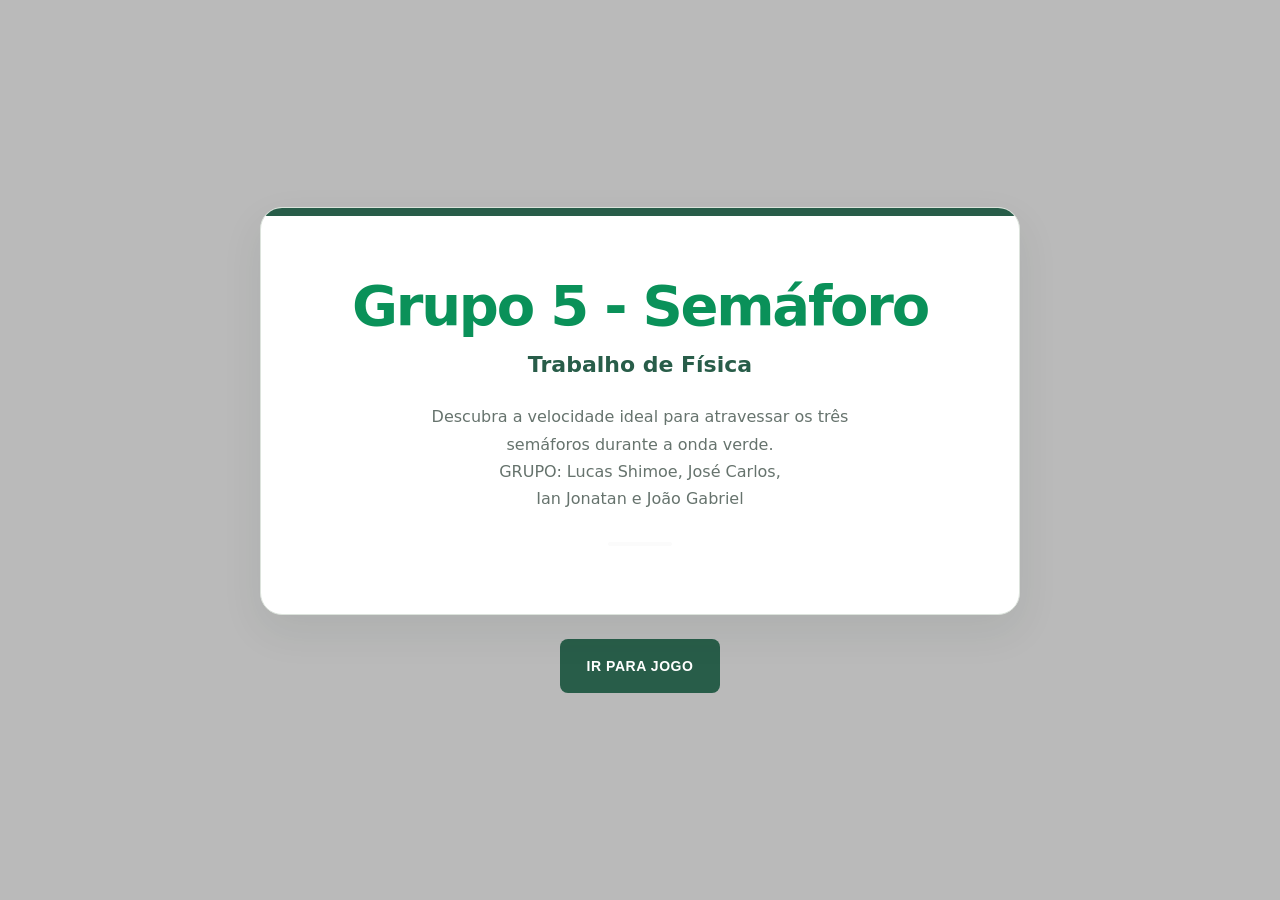
<file: index.html>
<!DOCTYPE html>
<html lang="pt-br">
<head>
    <meta charset="UTF-8">
    <meta name="viewport" content="width=device-width, initial-scale=1.0">
    <link rel="icon" href="data:,">
    <title>Grupo 5 | Desafio do Semáforo</title>
    <link rel="stylesheet" href="main_files/style.css">
</head>
<body>
    <header>
        <h1>Grupo 5 - Semáforo</h1>
        <h2>Trabalho de Física</h2>

        <p>Descubra a velocidade ideal para atravessar os três semáforos durante a onda verde.</p>

        <p>GRUPO: Lucas Shimoe, José Carlos, </p>
        <p class="p1">Ian Jonatan e João Gabriel</p>
        <style>
            p, .p1, h1, h2 {
                font-family: system-ui, -apple-system, BlinkMacSystemFont, 'Segoe UI', Roboto, Oxygen, Ubuntu, Cantarell, 'Open Sans', 'Helvetica Neue', sans-serif;
            }
        </style>

        <hr>
    </header>

    <a href="frontend/game/pagina de  desafios/segunda_pagina.html" class="game">IR PARA JOGO</a>
    
</body>
</html>
</file>
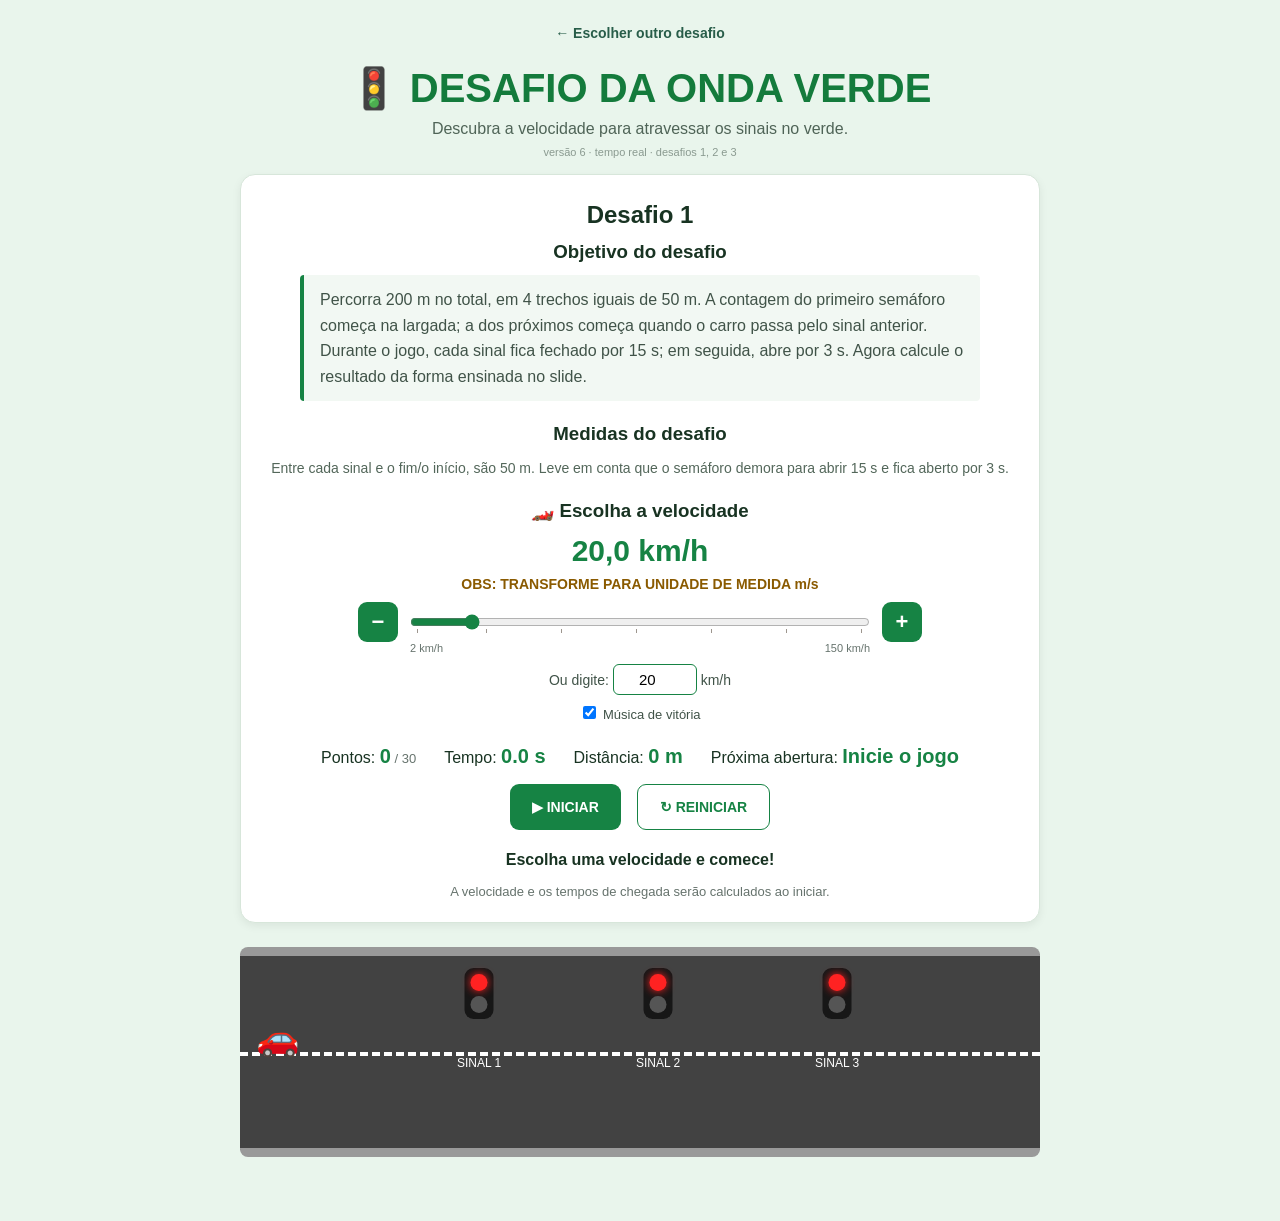
<file: frontend/game/game.html>
﻿<!DOCTYPE html>
<html lang="pt-BR">
<head>
    <meta charset="UTF-8">
    <meta name="viewport" content="width=device-width, initial-scale=1.0">
    <link rel="icon" href="data:,">
    <title>Desafio da Onda Verde | Grupo 5</title>
    <link rel="stylesheet" href="game.css">
</head>
<body>
    <a class="voltar" href="pagina de  desafios/segunda_pagina.html">← Escolher outro desafio</a>

    <header class="titulo-jogo">
        <h1>🚦 DESAFIO DA ONDA VERDE</h1>
        <p>Descubra a velocidade para atravessar os sinais no verde.</p>
        <p class="versao">versão 6 · tempo real · desafios 1, 2 e 3</p>
    </header>

    <main>
        <section class="painel painel-jogo" aria-label="Controles do jogo">
            <h2 id="nomeDesafio">Desafio 1</h2>
            <h3> Objetivo do desafio</h3>
            <p id="objetivoDesafio" class="objetivo-desafio"></p>

            <h3> Medidas do desafio</h3>
            <p id="configDesafio" class="config-desafio"></p>

            <h3>🏎️ Escolha a velocidade</h3>
            <div class="valor"><span id="velocidadeValor">20</span> km/h</div>
            <div class="conversao" id="conversao">OBS: TRANSFORME PARA UNIDADE DE MEDIDA m/s</div>
            <div class="seletor-velocidade">
                <button type="button" id="menosVelocidade" class="botao-ajuste" aria-label="Diminuir 0,1 km/h">−</button>
                <input type="range" id="velocidade" min="2" max="150" value="20" step="0.1" list="marcasVelocidade" aria-label="Barra de velocidade do veículo">
                <button type="button" id="maisVelocidade" class="botao-ajuste" aria-label="Aumentar 0,1 km/h">+</button>
            </div>
            <datalist id="marcasVelocidade">
                <option value="2"></option><option value="25"></option><option value="50"></option><option value="75"></option>
                <option value="100"></option><option value="125"></option><option value="150"></option>
            </datalist>
            <div class="escala-velocidade"><span>2 km/h</span><span>150 km/h</span></div>
            <div class="digitar-velocidade">
                Ou digite: <input type="number" id="velocidadeNumero" min="2" max="150" step="0.1" value="20" aria-label="Digite a velocidade em km/h"> km/h
            </div>
            <label class="som"><input type="checkbox" id="somLigado" checked>  Música de vitória</label>

            <div class="dados">
                <div> Pontos: <strong id="pontos">0</strong><span> / 30</span></div>
                <div> Tempo: <strong id="tempo">0.0 s</strong></div>
                <div> Distância: <strong id="distanciaPercorrida">0 m</strong></div>
                <div> Próxima abertura: <strong id="contagemAbertura">Inicie o jogo</strong></div>
            </div>

            <div class="acoes">
                <button id="iniciarJogo" type="button">▶ INICIAR</button>
                <button id="reiniciarJogo" class="botao-secundario" type="button">↻ REINICIAR</button>
            </div>

            <p id="mensagem" role="status" aria-live="polite">Escolha uma velocidade e comece!</p>
            <p id="calculo">A velocidade e os tempos de chegada serão calculados ao iniciar.</p>
        </section>

        <section class="estrada" id="estrada" aria-label="Percurso com três semáforos">
            <div class="faixa"></div>
            <div class="carro" id="carro" aria-label="Veículo">🚗</div>

            <div class="semaforo">
                <div class="luz vermelho"></div>
                <div class="luz verde"></div>
            </div>
            <div class="nome">SINAL 1</div>

            <div class="semaforo">
                <div class="luz vermelho"></div>
                <div class="luz verde"></div>
            </div>
            <div class="nome">SINAL 2</div>

            <div class="semaforo">
                <div class="luz vermelho"></div>
                <div class="luz verde"></div>
            </div>
            <div class="nome">SINAL 3</div>
        </section>

    </main>

    <script src="challenge-config.js"></script>
    <script>
        const jogo = window.SEMAFORO_GAME;
        const parametros = new URLSearchParams(window.location.search);
        const desafioId = Number(parametros.get("challenge")) || 1;
        const desafio = jogo.desafios[desafioId] || jogo.desafios[1];

        const estrada = document.getElementById("estrada");
        const carro = document.getElementById("carro");
        const controle = document.getElementById("velocidade");
        const sinais = [...document.querySelectorAll(".semaforo")];
        const nomesSinais = [...document.querySelectorAll(".nome")];
        const velocidadeValor = document.getElementById("velocidadeValor");
        const pontosElemento = document.getElementById("pontos");
        const tempoElemento = document.getElementById("tempo");
        const contagemAberturaElemento = document.getElementById("contagemAbertura");
        const distanciaElemento = document.getElementById("distanciaPercorrida");
        const mensagem = document.getElementById("mensagem");
        const calculo = document.getElementById("calculo");
        const botaoIniciar = document.getElementById("iniciarJogo");
        const botaoReiniciar = document.getElementById("reiniciarJogo");
        const somLigado = document.getElementById("somLigado");
        const campoNumero = document.getElementById("velocidadeNumero");
        const botaoMenos = document.getElementById("menosVelocidade");
        const botaoMais = document.getElementById("maisVelocidade");

        const fatorTempoSimulacao = 1; // tempo real: 1 s do jogo = 1 s de verdade
        let inicio = 0;
        let animacao = null;
        let pontos = 0;
        let passados = [];
        let terminou = true;
        let posicaoInicial = 0;
        let posicoes = [];
        let distanciasSinais = [];
        let inicioContagemFechadaPorSinal = [];
        let pixelsPorMetro = 1;
        let distanciaFinalMetros = 0;
        let instantesPassagem = [];
        let velocidadeMs = 0;
        // O jogador escolhe km/h; o jogo divide por 3,6 e o carro anda essa quantidade de metros a cada segundo.
        const MS_PARA_KMH = 3.6;

        document.getElementById("nomeDesafio").textContent = `Desafio ${desafio.id}`;
        const distanciaTotalDesafio = desafio.distanciaPorTrechoMetros * (desafio.quantidadeSemaforos + 1);
        document.getElementById("objetivoDesafio").textContent =
            `Percorra ${formatarNumero(distanciaTotalDesafio, 0)} m no total, em ${desafio.quantidadeSemaforos + 1} trechos iguais de ${formatarNumero(desafio.distanciaPorTrechoMetros, 0)} m. ` +
            `A contagem do primeiro semáforo começa na largada; a dos próximos começa quando o carro passa pelo sinal anterior. ` +
            `Durante o jogo, cada sinal fica fechado por ${formatarNumero(desafio.tempoFechadoSegundos, 0)} s; em seguida, abre por ${formatarNumero(desafio.duracaoVerdeSegundos, 0)} s. ` +
            `Agora calcule o resultado da forma ensinada no slide.`;
        document.getElementById("configDesafio").textContent =
            `Entre cada sinal e o fim/o início, são ${formatarNumero(desafio.distanciaPorTrechoMetros, 0)} m. ` +
            `Leve em conta que o semáforo demora para abrir ${formatarNumero(desafio.tempoFechadoSegundos, 0)} s e fica aberto por ${formatarNumero(desafio.duracaoVerdeSegundos, 0)} s.`;

        function prepararPercurso() {
            const largura = estrada.clientWidth;
            const distancia = desafio.distanciaPorTrechoMetros;
            // A posição do carro é a FRENTE dele (ver .carro no CSS): o sinal "vê" o carro
            // passar no mesmo instante em que o desenho do carro encosta nele.
            posicaoInicial = carro.offsetWidth + largura * 0.02;
            const trechoPixels = (largura * 0.97 - posicaoInicial) / (desafio.quantidadeSemaforos + 1);
            pixelsPorMetro = trechoPixels / distancia;
            distanciasSinais = sinais.map((_, indice) => distancia * (indice + 1));
            posicoes = distanciasSinais.map(metros => posicaoInicial + metros * pixelsPorMetro);
            distanciaFinalMetros = distancia * (desafio.quantidadeSemaforos + 1);

            sinais.forEach((sinal, indice) => {
                sinal.style.left = `${posicoes[indice]}px`;
                nomesSinais[indice].style.left = `${posicoes[indice]}px`;
            });

            carro.style.left = `${posicaoInicial}px`;
        }

        function atualizarSemaforo(indice, aberto) {
            const sinal = sinais[indice];
            sinal.querySelector(".vermelho").classList.toggle("aceso", !aberto);
            sinal.querySelector(".verde").classList.toggle("aceso", aberto);
        }

        function todosVermelhos() {
            sinais.forEach((_, indice) => atualizarSemaforo(indice, false));
        }

        // Tolerância de 0,05 s nas duas pontas: chegar NA HORA em que o sinal abre (ou quando ele
        // fecha) conta ponto, sem depender de arredondamentos do computador.
        const TOLERANCIA_S = 0.05;

        function semaforoAberto(indice, tempoAtual) {
            const inicioContagem = inicioContagemFechadaPorSinal[indice];
            if (inicioContagem === null || inicioContagem === undefined) return false;

            const tempoDesdeInicioContagem = tempoAtual - inicioContagem;
            return tempoDesdeInicioContagem >= desafio.tempoFechadoSegundos - TOLERANCIA_S &&
                tempoDesdeInicioContagem <= desafio.tempoFechadoSegundos + desafio.duracaoVerdeSegundos + TOLERANCIA_S;
        }

        function travarControles(travar) {
            controle.disabled = travar;
            campoNumero.disabled = travar;
            botaoMenos.disabled = travar;
            botaoMais.disabled = travar;
        }

        function definirVelocidadeKmh(valor) {
            const limitado = Math.min(jogo.velocidadeMaximaKmh, Math.max(2, Number(valor) || 2));
            const arredondado = Math.round(limitado * 10) / 10;
            controle.value = String(arredondado);
            campoNumero.value = String(arredondado);
            atualizarMostradorVelocidade();
        }

        function lerVelocidadeMs() {
            const kmh = Math.min(jogo.velocidadeMaximaKmh, Math.max(2, Number(controle.value)));
            return kmh / MS_PARA_KMH;
        }

        function atualizarMostradorVelocidade() {
            velocidadeValor.textContent = formatarNumero(Number(controle.value), 1);
        }

        // ---- Música de vitória (gerada no navegador, não precisa de arquivo de áudio) ----
        let audioCtx = null;

        function prepararAudio() {
            // O navegador só libera o som depois de um clique; por isso é chamado no botão INICIAR.
            try {
                if (!audioCtx) {
                    const AC = window.AudioContext || window.webkitAudioContext;
                    if (AC) audioCtx = new AC();
                }
                if (audioCtx && audioCtx.state === "suspended") audioCtx.resume();
            } catch (_) { /* sem áudio disponível: o jogo segue normalmente */ }
        }

        // cada nota: [frequência em Hz, início em s, duração em s, volume]
        function tocarNotas(notas) {
            if (!somLigado.checked || !audioCtx) return;
            const base = audioCtx.currentTime + 0.03;
            notas.forEach(([freq, inicioNota, duracao, volume = 0.2]) => {
                const osc = audioCtx.createOscillator();
                const ganho = audioCtx.createGain();
                osc.type = "triangle";
                osc.frequency.value = freq;
                ganho.gain.setValueAtTime(0.0001, base + inicioNota);
                ganho.gain.exponentialRampToValueAtTime(volume, base + inicioNota + 0.02);
                ganho.gain.exponentialRampToValueAtTime(0.0001, base + inicioNota + duracao);
                osc.connect(ganho).connect(audioCtx.destination);
                osc.start(base + inicioNota);
                osc.stop(base + inicioNota + duracao + 0.05);
            });
        }

        // Toca a cada sinal cruzado no verde (sol - dó - mi, subindo)
        function tocarAcerto() {
            tocarNotas([[784, 0, 0.14], [1047, 0.13, 0.14], [1319, 0.26, 0.45]]);
        }

        // Fanfarra final: vitória nos três sinais
        function tocarVitoriaFinal() {
            tocarNotas([
                [392, 0, 0.16], [523, 0.18, 0.16], [659, 0.36, 0.16], [784, 0.54, 0.22],
                [659, 0.82, 0.14], [784, 0.98, 0.14],
                [1047, 1.14, 1.1, 0.22],
                [523, 1.14, 1.1, 0.12], [659, 1.14, 1.1, 0.12], [784, 1.14, 1.1, 0.12]
            ]);
        }

        function formatarNumero(valor, casas = 1) {
            return valor.toLocaleString("pt-BR", {
                minimumFractionDigits: casas,
                maximumFractionDigits: casas
            });
        }

        function atualizarContagemAbertura(tempoAtual) {
            const indice = sinais.findIndex((_, i) => !passados.includes(i));
            if (indice === -1) {
                contagemAberturaElemento.textContent = "Percurso concluído";
                return;
            }

            const inicioContagem = inicioContagemFechadaPorSinal[indice];
            if (inicioContagem === null || inicioContagem === undefined) {
                contagemAberturaElemento.textContent = `Sinal ${indice + 1}: aguardando passagem pelo anterior`;
                return;
            }

            const tempoDesdeInicio = tempoAtual - inicioContagem;
            const tempoRestante = desafio.tempoFechadoSegundos - tempoDesdeInicio;
            if (tempoRestante > 0 && !semaforoAberto(indice, tempoAtual)) {
                contagemAberturaElemento.textContent = `Sinal ${indice + 1} abre em ${formatarNumero(tempoRestante)} s`;
            } else if (semaforoAberto(indice, tempoAtual)) {
                const verdeRestante = desafio.tempoFechadoSegundos + desafio.duracaoVerdeSegundos - tempoDesdeInicio;
                contagemAberturaElemento.textContent = `Sinal ${indice + 1} aberto por mais ${formatarNumero(verdeRestante)} s`;
            } else {
                contagemAberturaElemento.textContent = `Sinal ${indice + 1} já fechou; ajuste a velocidade`;
            }
        }

        function iniciar() {
            cancelAnimationFrame(animacao);
            prepararPercurso();

            pontos = 0;
            passados = [];
            inicioContagemFechadaPorSinal = sinais.map((_, indice) => indice === 0 ? 0 : null);
            terminou = false;
            velocidadeMs = lerVelocidadeMs();
            prepararAudio();

            pontosElemento.textContent = "0";
            tempoElemento.textContent = "0,0 s";
            distanciaElemento.textContent = "0 m";
            travarControles(true);
            todosVermelhos();

            const temposChegada = distanciasSinais.map(distancia => distancia / velocidadeMs);
            instantesPassagem = temposChegada; // instante exato (s) em que o carro cruza cada sinal
            const tempoAteOFim = distanciaFinalMetros / velocidadeMs;
            calculo.textContent =
                `Velocidade escolhida: ${formatarNumero(velocidadeMs, 2)} m/s ` +
                `(${formatarNumero(velocidadeMs * MS_PARA_KMH, 1)} km/h). ` +
                `Chegadas estimadas (s): ${temposChegada.map((tempo, indice) => `Sinal ${indice + 1}: ${formatarNumero(tempo)} s`).join(" · ")} ` +
                `· fim: ${formatarNumero(tempoAteOFim)} s.`;
            mensagem.textContent = "A contagem do Sinal 1 começou. Ao passar por um sinal, começa a contagem do próximo.";

            inicio = null; // o relógio começa no 1º quadro da animação (evita tempo negativo)
            atualizarContagemAbertura(0);
            animacao = requestAnimationFrame(animar);
        }

        function finalizar() {
            terminou = true;
            travarControles(false);
            todosVermelhos();
            contagemAberturaElemento.textContent = "Percurso concluído";

            const velocidadeIdealMps = formatarNumero(desafio.velocidadeIdealMps, 2);
            const velocidadeIdealKmh = formatarNumero(desafio.velocidadeIdealKmh, 0);
            const respostaIdeal = `${velocidadeIdealMps} m/s (${velocidadeIdealKmh} km/h)`;
            if (pontos === desafio.pontosMaximos) {
                tocarVitoriaFinal();
                mensagem.textContent = `Vitória! Você passou pelos três sinais no verde e fez ${pontos} pontos. Velocidade ideal: ${respostaIdeal}.`;
            } else {
                mensagem.textContent = `Fim do percurso! Pontuação: ${pontos}/${desafio.pontosMaximos}. Tente novamente com outra velocidade.`;
            }
        }

        function animar(agora) {
            if (terminou) return;

            if (inicio === null) inicio = agora;
            const tempoAtual = ((agora - inicio) / 1000) * fatorTempoSimulacao;
            const distanciaPercorrida = velocidadeMs * tempoAtual;
            const x = posicaoInicial + distanciaPercorrida * pixelsPorMetro;

            carro.style.left = `${x}px`;
            tempoElemento.textContent = `${formatarNumero(tempoAtual)} s`;
            distanciaElemento.textContent = `${formatarNumero(Math.min(distanciaPercorrida, distanciaFinalMetros))} m`;

            sinais.forEach((_, indice) => {
                const verdeAgora = semaforoAberto(indice, tempoAtual);
                atualizarSemaforo(indice, verdeAgora);

                if (!passados.includes(indice) && x >= posicoes[indice]) {
                    // A animação pode detectar a passagem alguns milissegundos depois do instante real.
                    const tempoPassagem = instantesPassagem[indice];
                    const estavaVerdeNaPassagem = semaforoAberto(indice, tempoPassagem);
                    passados.push(indice);
                    const abreEm = inicioContagemFechadaPorSinal[indice] + desafio.tempoFechadoSegundos;
                    const fechaEm = abreEm + desafio.duracaoVerdeSegundos;
                    const resumo = `chegou em ${formatarNumero(tempoPassagem)} s; o verde era de ${formatarNumero(abreEm)} s a ${formatarNumero(fechaEm)} s`;
                    if (estavaVerdeNaPassagem) {
                        pontos += desafio.pontosPorSemaforo;
                        tocarAcerto();
                        mensagem.textContent = `✅ Sinal ${indice + 1} no verde! (${resumo}) +${desafio.pontosPorSemaforo} pontos.`;
                    } else if (tempoPassagem < abreEm) {
                        mensagem.textContent = `🔴 Sinal ${indice + 1}: ${resumo}. Chegou ${formatarNumero(abreEm - tempoPassagem)} s ANTES de abrir: velocidade alta demais.`;
                    } else {
                        mensagem.textContent = `🔴 Sinal ${indice + 1}: ${resumo}. Chegou ${formatarNumero(tempoPassagem - fechaEm)} s DEPOIS de fechar: velocidade baixa demais.`;
                    }
                    pontosElemento.textContent = String(pontos);

                    if (indice + 1 < sinais.length) {
                        inicioContagemFechadaPorSinal[indice + 1] = tempoPassagem;
                    }
                }
            });

            atualizarContagemAbertura(tempoAtual);

            if (distanciaPercorrida >= distanciaFinalMetros) {
                finalizar();
                return;
            }

            animacao = requestAnimationFrame(animar);
        }

        function reiniciar() {
            cancelAnimationFrame(animacao);
            terminou = true;
            pontos = 0;
            passados = [];
            travarControles(false);

            prepararPercurso();
            todosVermelhos();
            pontosElemento.textContent = "0";
            tempoElemento.textContent = "0,0 s";
            distanciaElemento.textContent = "0 m";
            contagemAberturaElemento.textContent = "Inicie o jogo";
            mensagem.textContent = "Escolha uma velocidade e comece!";
            calculo.textContent = "A velocidade e os tempos de chegada serão calculados ao iniciar.";
        }

        controle.addEventListener("input", () => definirVelocidadeKmh(controle.value));
        campoNumero.addEventListener("input", () => {
            if (campoNumero.value !== "" && !Number.isNaN(Number(campoNumero.value))) {
                controle.value = String(Math.min(jogo.velocidadeMaximaKmh, Math.max(2, Number(campoNumero.value))));
                atualizarMostradorVelocidade();
            }
        });
        campoNumero.addEventListener("change", () => definirVelocidadeKmh(campoNumero.value));
        botaoMenos.addEventListener("click", () => definirVelocidadeKmh(Number(controle.value) - 0.1));
        botaoMais.addEventListener("click", () => definirVelocidadeKmh(Number(controle.value) + 0.1));

        botaoIniciar.addEventListener("click", iniciar);
        botaoReiniciar.addEventListener("click", reiniciar);

        window.addEventListener("resize", () => { if (terminou) prepararPercurso(); });
        atualizarMostradorVelocidade();
        prepararPercurso();
        todosVermelhos();
    </script>
</body>
</html>
</file>
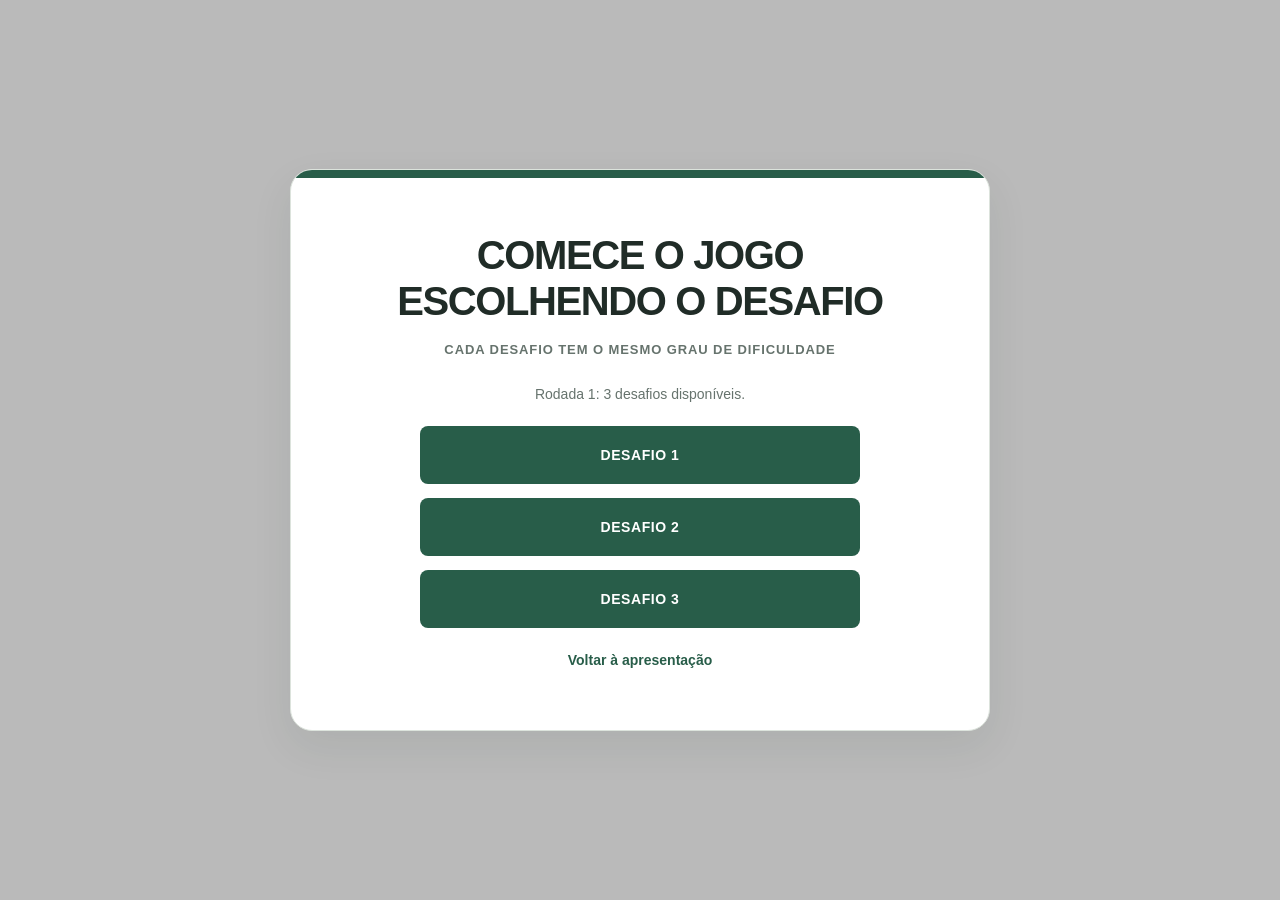
<file: frontend/game/pagina de  desafios/segunda_pagina.html>
﻿<!DOCTYPE html>
<html lang="pt-BR">
<head>
    <meta charset="UTF-8">
    <meta name="viewport" content="width=device-width, initial-scale=1.0">
    <link rel="icon" href="data:,">
    <title>Escolha de desafio | Grupo 5</title>
    <link rel="stylesheet" href="segunda_pagina.css">
</head>
<body>
    <header>
        <h1>COMECE O JOGO ESCOLHENDO O DESAFIO</h1>
        <h2>CADA DESAFIO TEM O MESMO GRAU DE DIFICULDADE</h2>

        <p id="statusRodada" class="status-rodada" role="status" aria-live="polite"></p>

        <div class="desafios" aria-label="Desafios disponíveis">
            <button type="button" data-desafio="1">DESAFIO 1</button>
            <button type="button" data-desafio="2">DESAFIO 2</button>
            <button type="button" data-desafio="3">DESAFIO 3</button>
        </div>

        <button id="novaRodada" class="nova-rodada" type="button" hidden>
            INICIAR NOVA RODADA
        </button>
        <a class="voltar" href="../../../main_file.html">Voltar à apresentação</a>
    </header>

    <script>
        (() => {
            const botoes = [...document.querySelectorAll("[data-desafio]")];
            const status = document.getElementById("statusRodada");
            const botaoNovaRodada = document.getElementById("novaRodada");
            const idsValidos = new Set(botoes.map(botao => Number(botao.dataset.desafio)));
            const chaveRodadaSessao = "semaforo-jogo-rodada-sessao-v1";
            const nomeTrava = `${chaveRodadaSessao}:lock`;

            function rodadaVazia(numero = 1) {
                return { numero, desafiosEscolhidos: [] };
            }

            function normalizarRodada(valor) {
                if (!valor || !Number.isInteger(valor.numero) || !Array.isArray(valor.desafiosEscolhidos)) {
                    return null;
                }

                return {
                    numero: Math.max(1, valor.numero),
                    desafiosEscolhidos: [...new Set(valor.desafiosEscolhidos.map(Number))]
                        .filter(id => idsValidos.has(id))
                };
            }

            function lerRodada() {
                try {
                    const conteudo = window.sessionStorage.getItem(chaveRodadaSessao);
                    if (conteudo) {
                        const rodada = normalizarRodada(JSON.parse(conteudo));
                        if (rodada) return rodada;
                    }
                } catch (_) {
                    // Sem armazenamento de sessão, inicia uma rodada sem escolhas anteriores.
                }
                return rodadaVazia();
            }

            function salvarRodada(rodada) {
                try {
                    window.sessionStorage.setItem(chaveRodadaSessao, JSON.stringify(rodada));
                    return true;
                } catch (_) {
                    // Não grava as escolhas em armazenamento persistente.
                }
                return false;
            }

            function comTrava(operacao) {
                const travas = window.navigator && window.navigator.locks;
                return travas ? travas.request(nomeTrava, operacao) : Promise.resolve(operacao());
            }

            function atualizar() {
                const rodada = lerRodada();
                const escolhidos = new Set(rodada.desafiosEscolhidos);
                const completa = escolhidos.size === idsValidos.size;

                botoes.forEach(botao => {
                    const id = Number(botao.dataset.desafio);
                    const indisponivel = escolhidos.has(id);
                    botao.disabled = indisponivel;
                    botao.textContent = indisponivel ? `DESAFIO ${id} — ESCOLHIDO` : `DESAFIO ${id}`;
                });

                if (completa) {
                    status.textContent = `Rodada ${rodada.numero} completa. Inicie uma nova rodada para liberar os desafios.`;
                } else {
                    const restantes = idsValidos.size - escolhidos.size;
                    status.textContent = `Rodada ${rodada.numero}: ${restantes} desafio${restantes === 1 ? "" : "s"} ${restantes === 1 ? "disponível" : "disponíveis"}.`;
                }

                botaoNovaRodada.hidden = !completa;
            }

            botoes.forEach(botao => {
                botao.addEventListener("click", async () => {
                    const id = Number(botao.dataset.desafio);
                    const reservado = await comTrava(() => {
                        const rodada = lerRodada();
                        if (!idsValidos.has(id) || rodada.desafiosEscolhidos.includes(id)) return false;
                        rodada.desafiosEscolhidos.push(id);
                        return salvarRodada(rodada);
                    });

                    if (!reservado) {
                        status.textContent = "Não foi possível reservar esse desafio. Confira o armazenamento do navegador e tente novamente.";
                        atualizar();
                        return;
                    }

                    window.location.href = `../game.html?challenge=${id}`;
                });
            });

            botaoNovaRodada.addEventListener("click", async () => {
                await comTrava(() => {
                    const rodada = lerRodada();
                    if (rodada.desafiosEscolhidos.length !== idsValidos.size) return false;
                    return salvarRodada(rodadaVazia(rodada.numero + 1));
                });
                atualizar();
            });

            window.addEventListener("storage", atualizar);
            atualizar();
        })();
    </script>
</body>
</html>
</file>
<file: main_files/style.css>
﻿:root {
    --page: #bababa;
    --ink: #0a9159;
    --muted: #66736d;
    --green: #285d49;
    --green-hover: #1c4435;
    --yellow: #fbfbfb;
    --line: #dce3dc;
}

* {
    box-sizing: border-box;
}

body {
    min-height: 100vh;
    display: flex;
    flex-direction: column;
    align-items: center;
    justify-content: center;
    gap: 24px;
    margin: 0;
    padding: 40px 22px;
    background: var(--page);
    color: var(--ink);
    font-family: Arial, Helvetica, sans-serif;
}

header {
    position: relative;
    width: min(100%, 760px);
    margin: auto auto 0;
    overflow: hidden;
    padding: clamp(38px, 7vw, 68px);
    border: 1px solid var(--line);
    border-radius: 22px;
    background: #fff;
    box-shadow: 0 16px 42px rgba(29, 52, 40, 0.08);
    text-align: center;
}

header::before {
    position: absolute;
    top: 0;
    right: 0;
    left: 0;
    height: 8px;
    background: var(--green);
    content: "";
}

h1 {
    position: relative;
    margin: 0;
    font-size: clamp(36px, 6vw, 56px);
    line-height: 1.08;
    letter-spacing: -0.04em;
}

h2 {
    position: relative;
    margin: 16px 0 26px;
    color: var(--green);
    font-size: clamp(18px, 3vw, 22px);
    font-weight: 600;
}

header p {
    max-width: 500px;
    margin: 0 auto;
    color: var(--muted);
    font-size: 16px;
    line-height: 1.7;
}

hr {
    width: 64px;
    height: 4px;
    margin: 30px auto 0;
    border: 0;
    border-radius: 4px;
    background: var(--yellow);
}

.game {
    display: inline-flex;
    align-items: center;
    justify-content: center;
    min-height: 54px;
    margin: 0 auto auto;
    padding: 0 26px;
    border: 0;
    border-radius: 8px;
    background: var(--green);
    color: #fff;
    cursor: pointer;
    font: 700 14px Arial, Helvetica, sans-serif;
    letter-spacing: 0.04em;
    text-decoration: none;
    transition: background-color 160ms ease, transform 160ms ease;
}

.game:hover {
    transform: translateY(-5px);
    background: var(--green-hover);
}

.game:focus-visible {
    border-radius: 8px;
    outline: 3px solid var(--yellow);
    outline-offset: 4px;
}

@media (max-width: 520px) {
    body {
        padding: 24px 16px;
    }

    header {
        padding: 42px 24px;
        border-radius: 18px;
    }

    header p {
        font-size: 15px;
    }
}

@media (prefers-reduced-motion: reduce) {
    .game {
        transition: none;
    }
}
</file>
<file: frontend/game/game.css>
﻿* {
    box-sizing: border-box;
}

body {
    min-width: 320px;
    min-height: 100vh;
    margin: 0;
    padding: 24px 18px 40px;
    background: #e9f5ec;
    color: #183322;
    font-family: Arial, Helvetica, sans-serif;
    text-align: center;
}

main {
    width: 100%;
}

.voltar {
    display: inline-block;
    margin-bottom: 16px;
    color: #285d49;
    font-size: 14px;
    font-weight: 700;
    text-decoration: none;
}

.voltar:hover {
    text-decoration: underline;
}

.voltar:focus-visible,
button:focus-visible,
input:focus-visible {
    outline: 3px solid #e9bd49;
    outline-offset: 3px;
}

.titulo-jogo h1 {
    margin: 8px 0;
    color: #147b3c;
    font-size: clamp(26px, 5vw, 40px);
}

.titulo-jogo p {
    margin: 0 0 18px;
    color: #4f6457;
}

.painel {
    width: min(100%, 800px);
    margin: 16px auto;
    padding: 18px;
    border: 1px solid #d7e6da;
    border-radius: 15px;
    background: #fff;
    box-shadow: 0 3px 10px #0001;
}

.painel h2,
.painel h3 {
    margin: 8px 0 12px;
}

.config-desafio {
    margin: 0 0 20px;
    color: #53675a;
    font-size: 14px;
    line-height: 1.6;
}

.objetivo-desafio {
    max-width: 680px;
    margin: 0 auto 22px;
    padding: 12px 16px;
    border-left: 4px solid #168344;
    border-radius: 4px;
    background: #f2f8f3;
    color: #405348;
    line-height: 1.6;
    text-align: left;
}

.valor {
    margin: 8px 0;
    color: #168344;
    font-size: 30px;
    font-weight: 700;
}

input[type="range"] {
    width: min(420px, 88%);
    accent-color: #168344;
    cursor: pointer;
}

input[type="range"]:disabled {
    cursor: default;
}

.conversao {
    color: #8a5a00;
    font-size: 14px;
    font-weight: 700;
}

.limite-velocidade {
    margin-top: 6px;
    color: #66736d;
    font-size: 12px;
}

.dados {
    display: flex;
    justify-content: center;
    flex-wrap: wrap;
    gap: 14px 28px;
    margin: 22px 0 12px;
}

.dados strong {
    color: #168344;
    font-size: 20px;
}

.dados span {
    color: #66736d;
    font-size: 13px;
}

.acoes {
    display: flex;
    justify-content: center;
    flex-wrap: wrap;
    gap: 8px;
}

button {
    min-height: 46px;
    margin: 4px;
    padding: 0 22px;
    border: 0;
    border-radius: 9px;
    background: #168344;
    color: #fff;
    cursor: pointer;
    font-size: 14px;
    font-weight: 700;
    transition: background-color 150ms ease, transform 150ms ease;
}

button:hover:not(:disabled) {
    transform: translateY(-1px);
    background: #116c36;
}

button:disabled {
    cursor: wait;
    opacity: 0.7;
}

.botao-secundario {
    border: 1px solid #168344;
    background: #fff;
    color: #168344;
}

.botao-secundario:hover:not(:disabled) {
    background: #eef7f0;
}

#mensagem {
    min-height: 28px;
    margin: 14px 0 6px;
    font-weight: 700;
    line-height: 1.5;
}

#calculo {
    min-height: 22px;
    margin: 6px 0 0;
    color: #66736d;
    font-size: 13px;
    line-height: 1.5;
}

.estrada {
    position: relative;
    width: min(100%, 800px);
    height: 210px;
    margin: 24px auto;
    overflow: hidden;
    border-top: 9px solid #999;
    border-bottom: 9px solid #999;
    border-radius: 8px;
    background: #424242;
}

.faixa {
    position: absolute;
    top: 50%;
    width: 100%;
    border-top: 4px dashed #fff;
}

.carro {
    position: absolute;
    z-index: 5;
    top: 43%;
    left: 5%;
    transform: translate(-100%, -50%); /* 'left' = frente do carro */
    font-size: 35px;
}

.semaforo {
    position: absolute;
    z-index: 4;
    top: 12px;
    display: flex;
    flex-direction: column;
    gap: 5px;
    padding: 6px;
    transform: translateX(-50%);
    border-radius: 9px;
    background: #171717;
}

.luz {
    width: 17px;
    height: 17px;
    border-radius: 50%;
    background: #555;
}

.vermelho.aceso {
    background: #ff2222;
    box-shadow: 0 0 9px #f22;
}

.verde.aceso {
    background: #24ff63;
    box-shadow: 0 0 9px #24ff63;
}

.nome {
    position: absolute;
    top: 100px;
    transform: translateX(-50%);
    color: #fff;
    font-size: 12px;
    white-space: nowrap;
}

.painel-formula {
    color: #405348;
    line-height: 1.6;
}

.painel-formula h2 {
    color: #183322;
}

.painel-formula .formula {
    color: #147b3c;
    font-weight: 700;
}

@media (max-width: 600px) {
    body {
        padding: 18px 12px 28px;
    }

    .painel {
        padding: 16px 12px;
    }

    .dados {
        gap: 10px 16px;
        font-size: 14px;
    }

    .dados strong {
        font-size: 17px;
    }

    .estrada {
        height: 180px;
    }

    .carro {
        font-size: 27px;
    }

    .nome {
        top: 96px;
        font-size: 10px;
    }
}

@media (prefers-reduced-motion: reduce) {
    button {
        transition: none;
    }
}

.titulo-jogo .versao {
    margin: -10px 0 14px;
    color: #8a9a90;
    font-size: 11px;
}

.som {
    display: inline-block;
    margin-top: 8px;
    color: #405348;
    font-size: 13px;
    cursor: pointer;
}

.seletor-velocidade {
    display: flex;
    align-items: center;
    justify-content: center;
    gap: 10px;
    margin: 10px auto 0;
}

.seletor-velocidade input[type="range"] {
    width: min(460px, 70%);
    height: 34px;
}

.botao-ajuste {
    min-height: 40px;
    width: 40px;
    margin: 0;
    padding: 0;
    font-size: 22px;
}

.escala-velocidade {
    display: flex;
    justify-content: space-between;
    width: min(460px, 70%);
    margin: 0 auto;
    color: #66736d;
    font-size: 11px;
}

.digitar-velocidade {
    margin-top: 10px;
    color: #405348;
    font-size: 14px;
}

.digitar-velocidade input {
    width: 84px;
    padding: 6px;
    border: 1px solid #168344;
    border-radius: 6px;
    font-size: 15px;
    text-align: center;
}
</file>
<file: frontend/game/pagina de  desafios/segunda_pagina.css>
﻿:root {
    --page: #bababa;
    --ink: #202c27;
    --muted: #66736d;
    --green: #285d49;
    --green-hover: #1c4435;
    --line: #dce3dc;
    --yellow: #e9bd49;
}

* {
    box-sizing: border-box;
}

body {
    min-height: 100vh;
    display: grid;
    place-items: center;
    margin: 0;
    padding: 24px;
    background: var(--page);
    color: var(--ink);
    font-family: Arial, Helvetica, sans-serif;
}

header {
    position: relative;
    width: min(100%, 700px);
    display: flex;
    flex-direction: column;
    align-items: center;
    padding: clamp(38px, 7vw, 62px);
    overflow: hidden;
    border: 1px solid var(--line);
    border-radius: 22px;
    background: #fff;
    box-shadow: 0 16px 42px rgba(29, 52, 40, 0.08);
    text-align: center;
}

header::before {
    position: absolute;
    top: 0;
    right: 0;
    left: 0;
    height: 8px;
    background: var(--green);
    content: "";
}

h1 {
    max-width: 540px;
    margin: 0;
    color: var(--ink);
    font-size: clamp(26px, 4.5vw, 40px);
    line-height: 1.15;
    letter-spacing: -0.035em;
}

h2 {
    max-width: 480px;
    margin: 16px 0 0;
    color: var(--muted);
    font-size: 13px;
    font-weight: 700;
    line-height: 1.6;
    letter-spacing: 0.07em;
}

.status-rodada {
    min-height: 22px;
    margin: 22px 0 0;
    color: var(--muted);
    font-size: 14px;
    line-height: 1.6;
}

.desafios {
    width: min(100%, 440px);
    display: grid;
    gap: 14px;
    margin-top: 20px;
}

button {
    width: 100%;
    min-height: 58px;
    padding: 0 24px;
    border: 0;
    border-radius: 8px;
    background: var(--green);
    color: #fff;
    cursor: pointer;
    font: 700 14px Arial, Helvetica, sans-serif;
    letter-spacing: 0.04em;
    transition: background-color 160ms ease, transform 160ms ease;
}

button:hover:not(:disabled) {
    transform: translateY(-2px);
    background: var(--green-hover);
}

button:disabled {
    background: #d9dfda;
    color: #606d65;
    cursor: not-allowed;
}

button:focus-visible,
.voltar:focus-visible {
    outline: 3px solid var(--yellow);
    outline-offset: 3px;
}

.nova-rodada {
    width: min(100%, 440px);
    margin-top: 14px;
    border: 1px solid var(--green);
    background: #fff;
    color: var(--green);
}

.nova-rodada:hover {
    background: #eef3ef;
}

.nova-rodada[hidden] {
    display: none;
}

.voltar {
    margin-top: 24px;
    color: var(--green);
    font-size: 14px;
    font-weight: 700;
    text-decoration: none;
}

.voltar:hover {
    text-decoration: underline;
}

@media (max-width: 520px) {
    body {
        padding: 18px;
    }

    header {
        padding: 44px 24px 30px;
        border-radius: 18px;
    }

    h1 {
        font-size: clamp(24px, 7vw, 34px);
    }

    h2 {
        font-size: 12px;
    }

    .desafios {
        gap: 12px;
        margin-top: 18px;
    }
}

@media (prefers-reduced-motion: reduce) {
    button {
        transition: none;
    }
}
</file>
